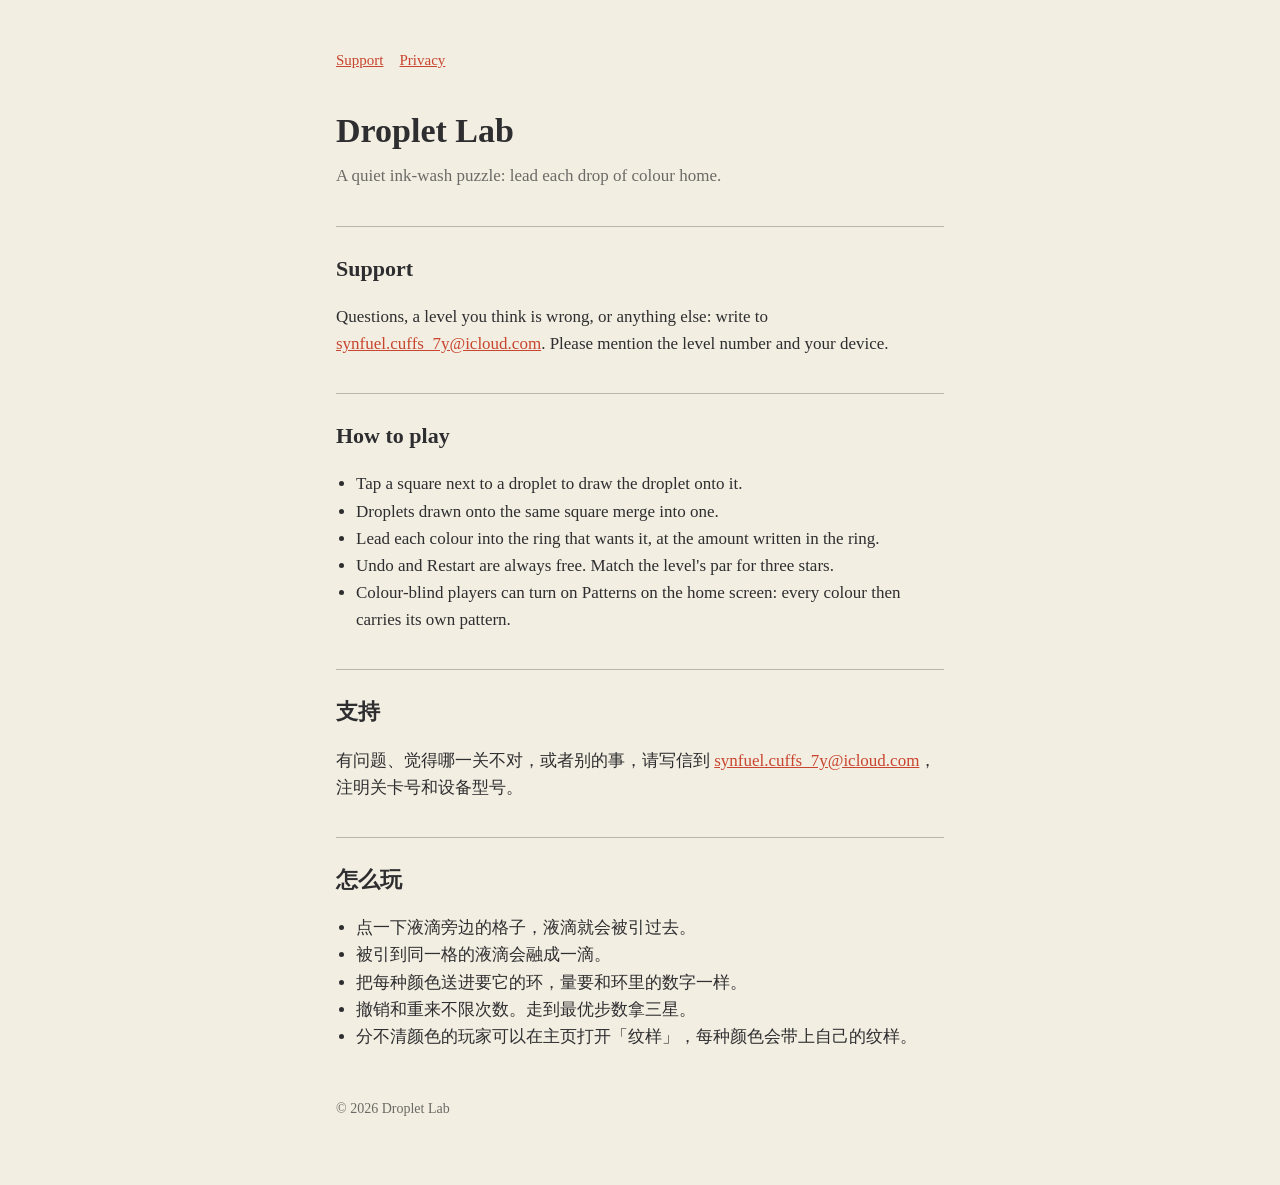
<file: index.html>
<!doctype html>
<html lang="en">
<head>
<meta charset="utf-8">
<meta name="viewport" content="width=device-width, initial-scale=1">
<title>Droplet Lab — Support</title>
<link rel="stylesheet" href="style.css">
</head>
<body>
<main>
<nav><a href="./">Support</a><a href="privacy.html">Privacy</a></nav>
<h1>Droplet Lab</h1>
<p class="sub">A quiet ink-wash puzzle: lead each drop of colour home.</p>

<h2>Support</h2>
<p>Questions, a level you think is wrong, or anything else: write to
<a href="mailto:synfuel.cuffs_7y@icloud.com">synfuel.cuffs_7y@icloud.com</a>. Please mention the level number and your device.</p>

<h2>How to play</h2>
<ul>
<li>Tap a square next to a droplet to draw the droplet onto it.</li>
<li>Droplets drawn onto the same square merge into one.</li>
<li>Lead each colour into the ring that wants it, at the amount written in the ring.</li>
<li>Undo and Restart are always free. Match the level's par for three stars.</li>
<li>Colour-blind players can turn on Patterns on the home screen: every colour then carries its own pattern.</li>
</ul>

<h2>支持</h2>
<p>有问题、觉得哪一关不对，或者别的事，请写信到
<a href="mailto:synfuel.cuffs_7y@icloud.com">synfuel.cuffs_7y@icloud.com</a>，注明关卡号和设备型号。</p>

<h2>怎么玩</h2>
<ul>
<li>点一下液滴旁边的格子，液滴就会被引过去。</li>
<li>被引到同一格的液滴会融成一滴。</li>
<li>把每种颜色送进要它的环，量要和环里的数字一样。</li>
<li>撤销和重来不限次数。走到最优步数拿三星。</li>
<li>分不清颜色的玩家可以在主页打开「纹样」，每种颜色会带上自己的纹样。</li>
</ul>

<footer>© 2026 Droplet Lab</footer>
</main>
</body>
</html>
</file>
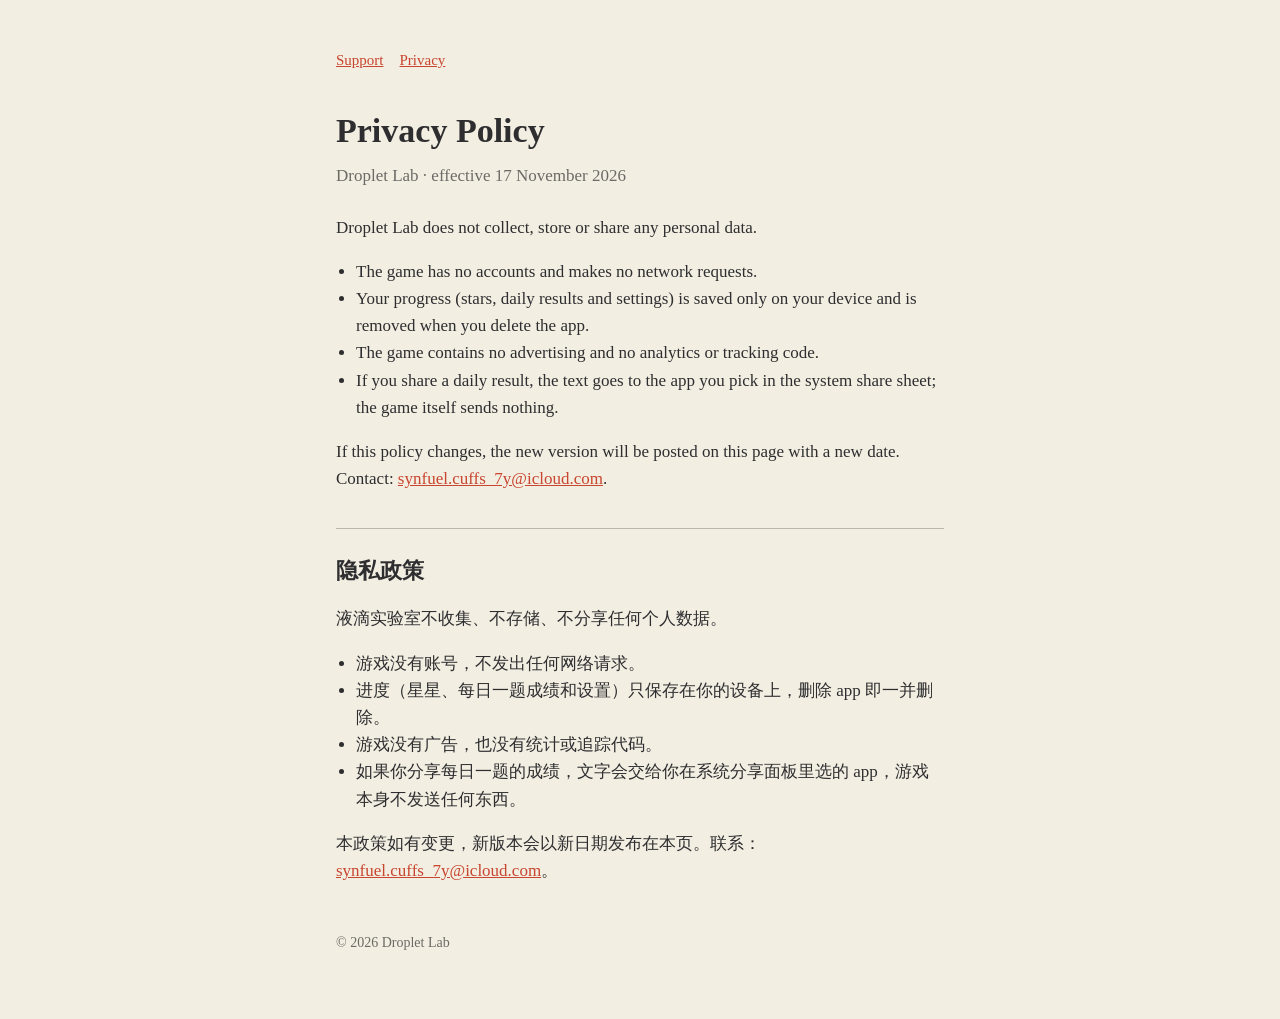
<file: privacy.html>
<!doctype html>
<html lang="en">
<head>
<meta charset="utf-8">
<meta name="viewport" content="width=device-width, initial-scale=1">
<title>Droplet Lab — Privacy</title>
<link rel="stylesheet" href="style.css">
</head>
<body>
<main>
<nav><a href="./">Support</a><a href="privacy.html">Privacy</a></nav>
<h1>Privacy Policy</h1>
<p class="sub">Droplet Lab · effective 17 November 2026</p>

<p>Droplet Lab does not collect, store or share any personal data.</p>
<ul>
<li>The game has no accounts and makes no network requests.</li>
<li>Your progress (stars, daily results and settings) is saved only on your device and is removed when you delete the app.</li>
<li>The game contains no advertising and no analytics or tracking code.</li>
<li>If you share a daily result, the text goes to the app you pick in the system share sheet; the game itself sends nothing.</li>
</ul>
<p>If this policy changes, the new version will be posted on this page with a new date.
Contact: <a href="mailto:synfuel.cuffs_7y@icloud.com">synfuel.cuffs_7y@icloud.com</a>.</p>

<h2>隐私政策</h2>
<p>液滴实验室不收集、不存储、不分享任何个人数据。</p>
<ul>
<li>游戏没有账号，不发出任何网络请求。</li>
<li>进度（星星、每日一题成绩和设置）只保存在你的设备上，删除 app 即一并删除。</li>
<li>游戏没有广告，也没有统计或追踪代码。</li>
<li>如果你分享每日一题的成绩，文字会交给你在系统分享面板里选的 app，游戏本身不发送任何东西。</li>
</ul>
<p>本政策如有变更，新版本会以新日期发布在本页。联系：<a href="mailto:synfuel.cuffs_7y@icloud.com">synfuel.cuffs_7y@icloud.com</a>。</p>

<footer>© 2026 Droplet Lab</footer>
</main>
</body>
</html>
</file>
<file: style.css>
:root { --paper: #F3EEE2; --ink: #2E2E30; --pale: #B9B6AE; --seal: #C8452F; }
* { box-sizing: border-box; }
body { margin: 0; background: var(--paper); color: var(--ink); font: 17px/1.6 "Songti SC", "Noto Serif SC", Georgia, serif; }
main { max-width: 640px; margin: 0 auto; padding: 48px 16px 64px; }
h1 { font-size: 34px; margin: 0 0 4px; }
h2 { font-size: 22px; margin: 36px 0 8px; border-top: 1px solid var(--pale); padding-top: 24px; }
.sub { color: #6b6a66; margin: 0 0 24px; }
a { color: var(--seal); }
nav { margin-bottom: 32px; font-size: 15px; }
nav a { margin-right: 16px; }
ul { padding-left: 20px; }
footer { margin-top: 48px; font-size: 14px; color: #6b6a66; }
</file>
